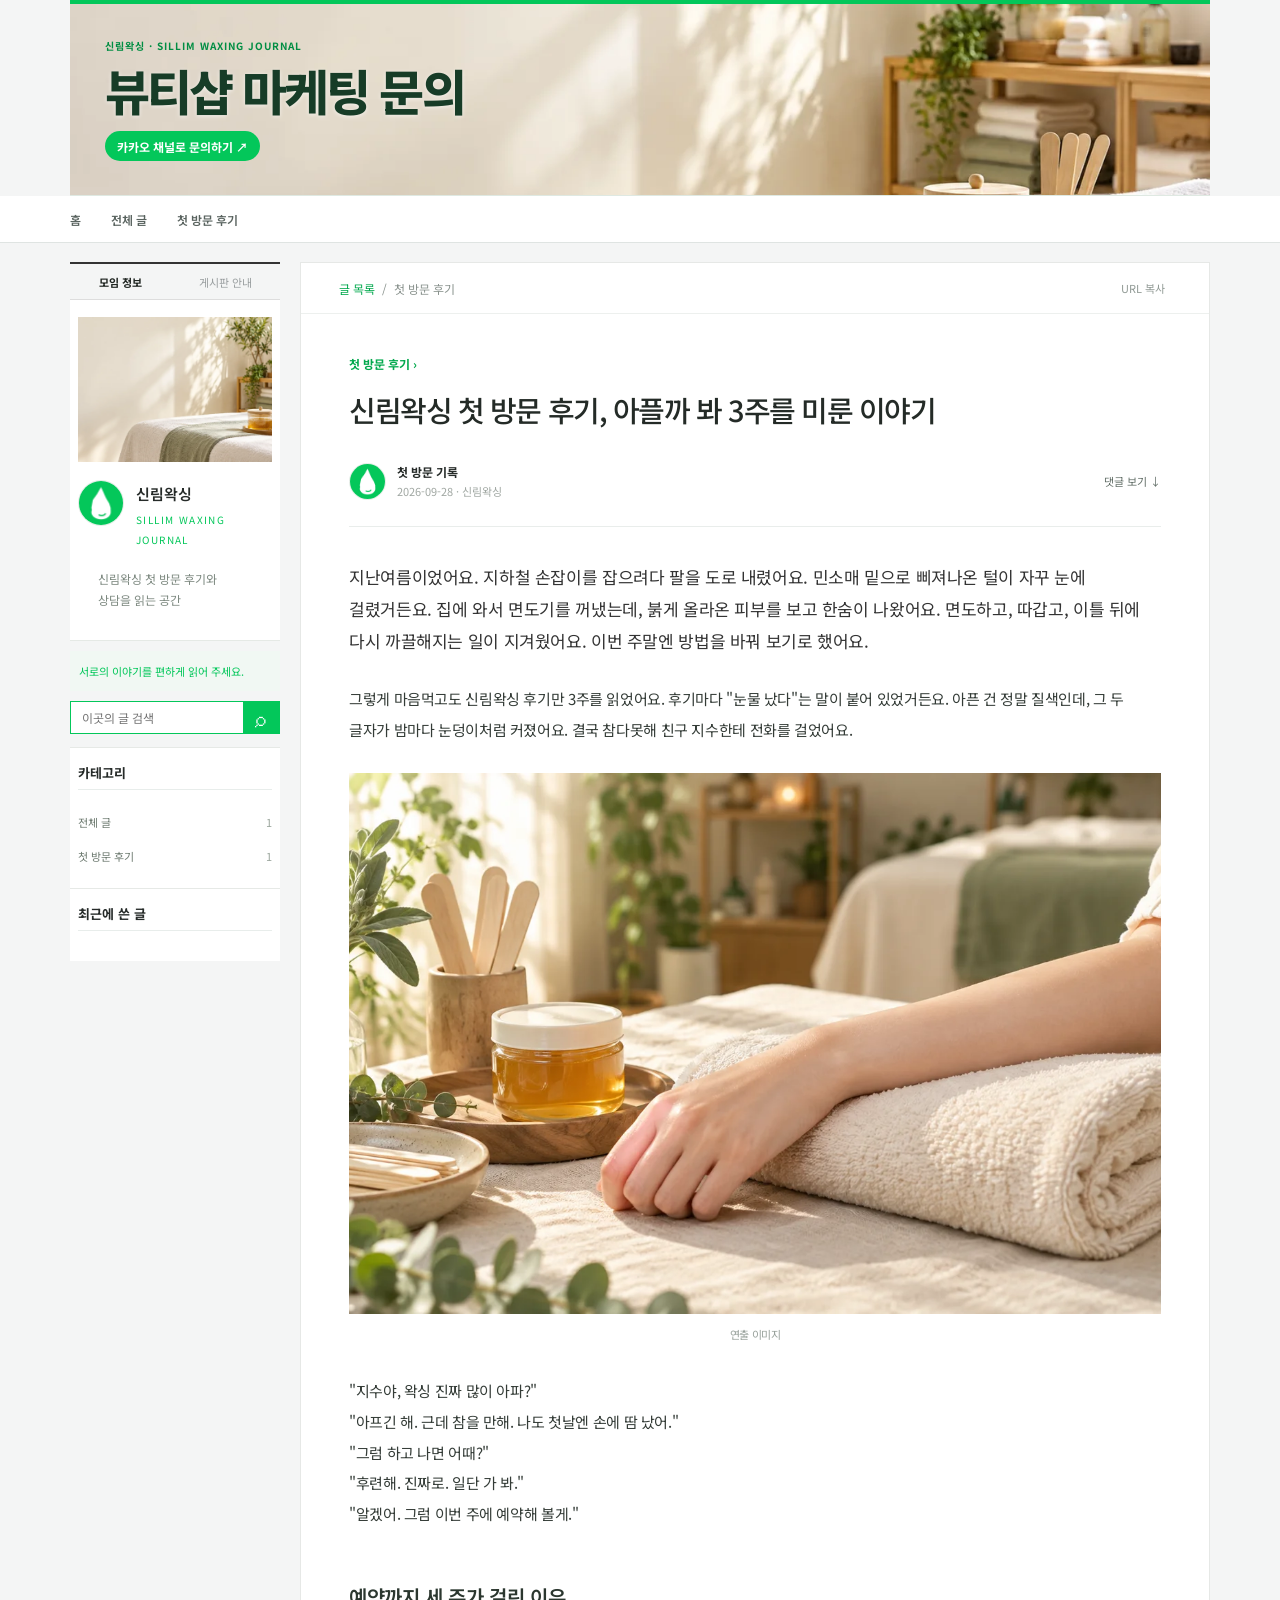
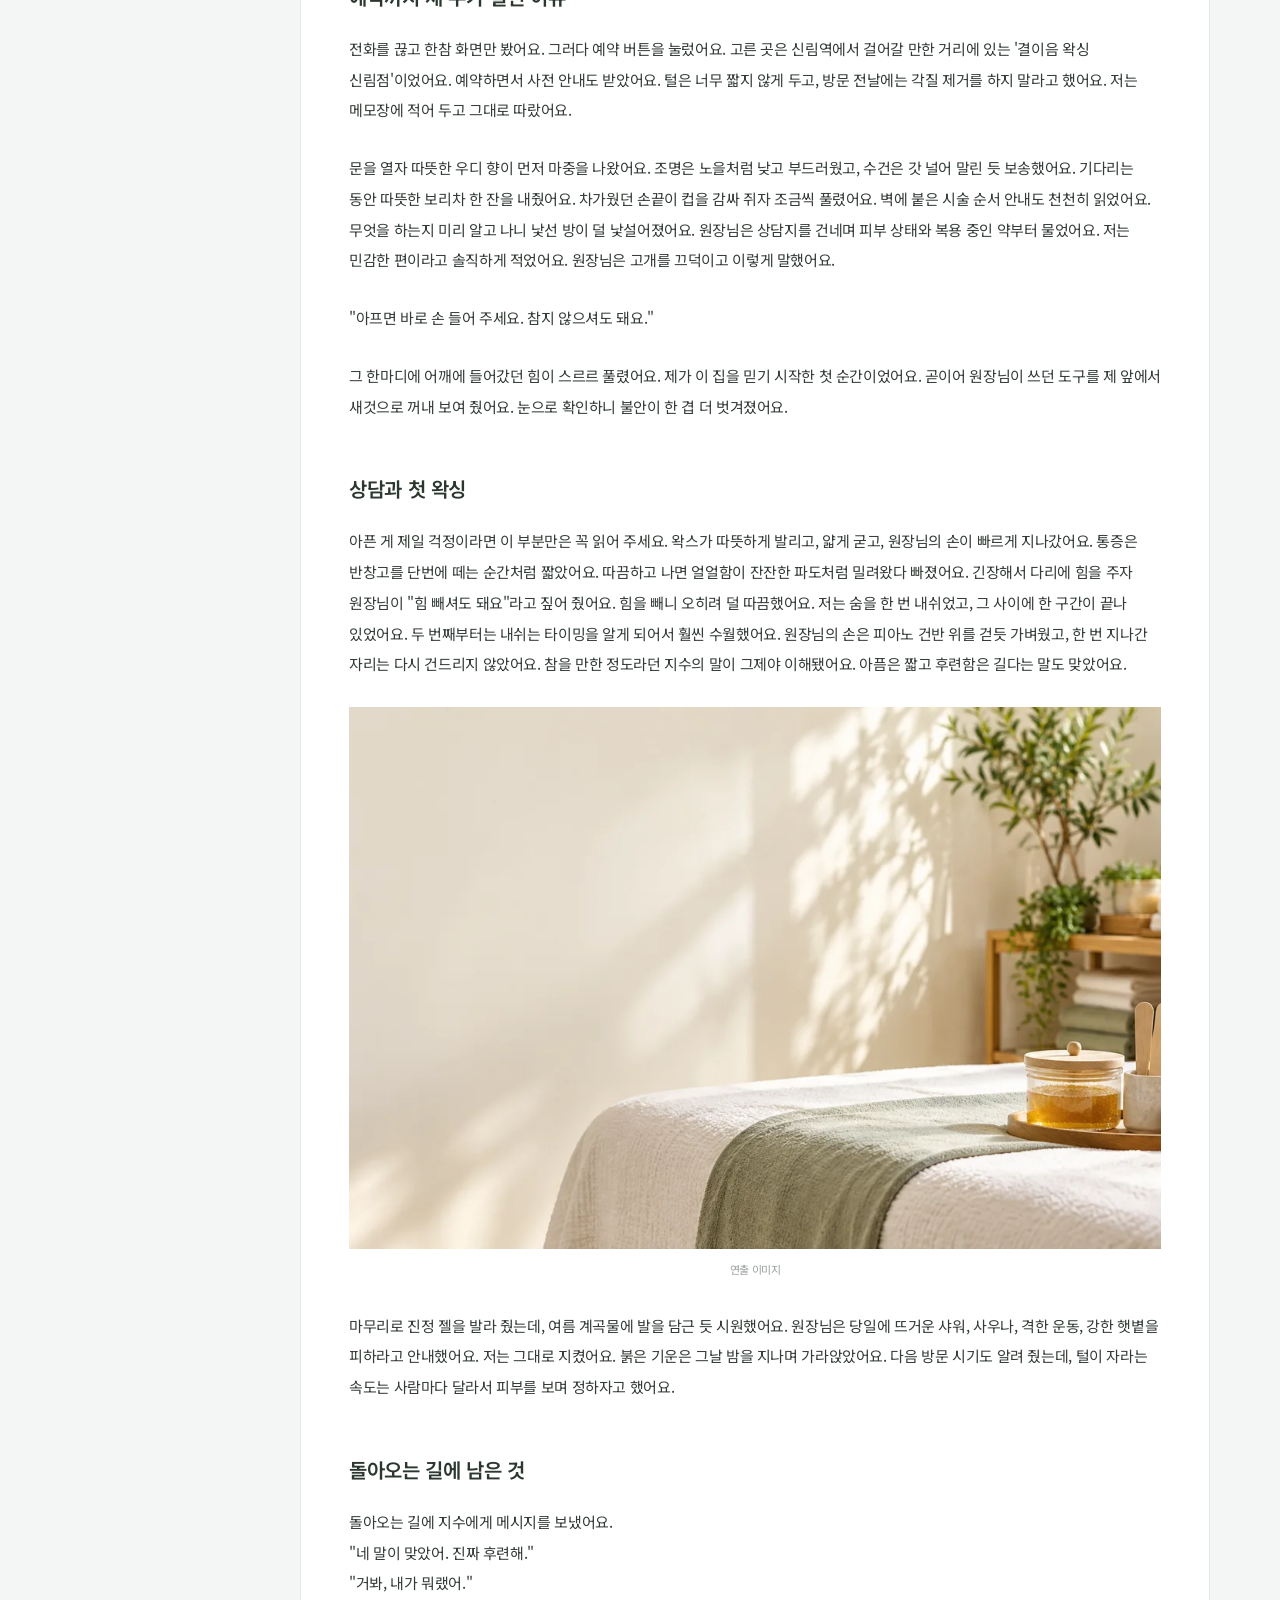
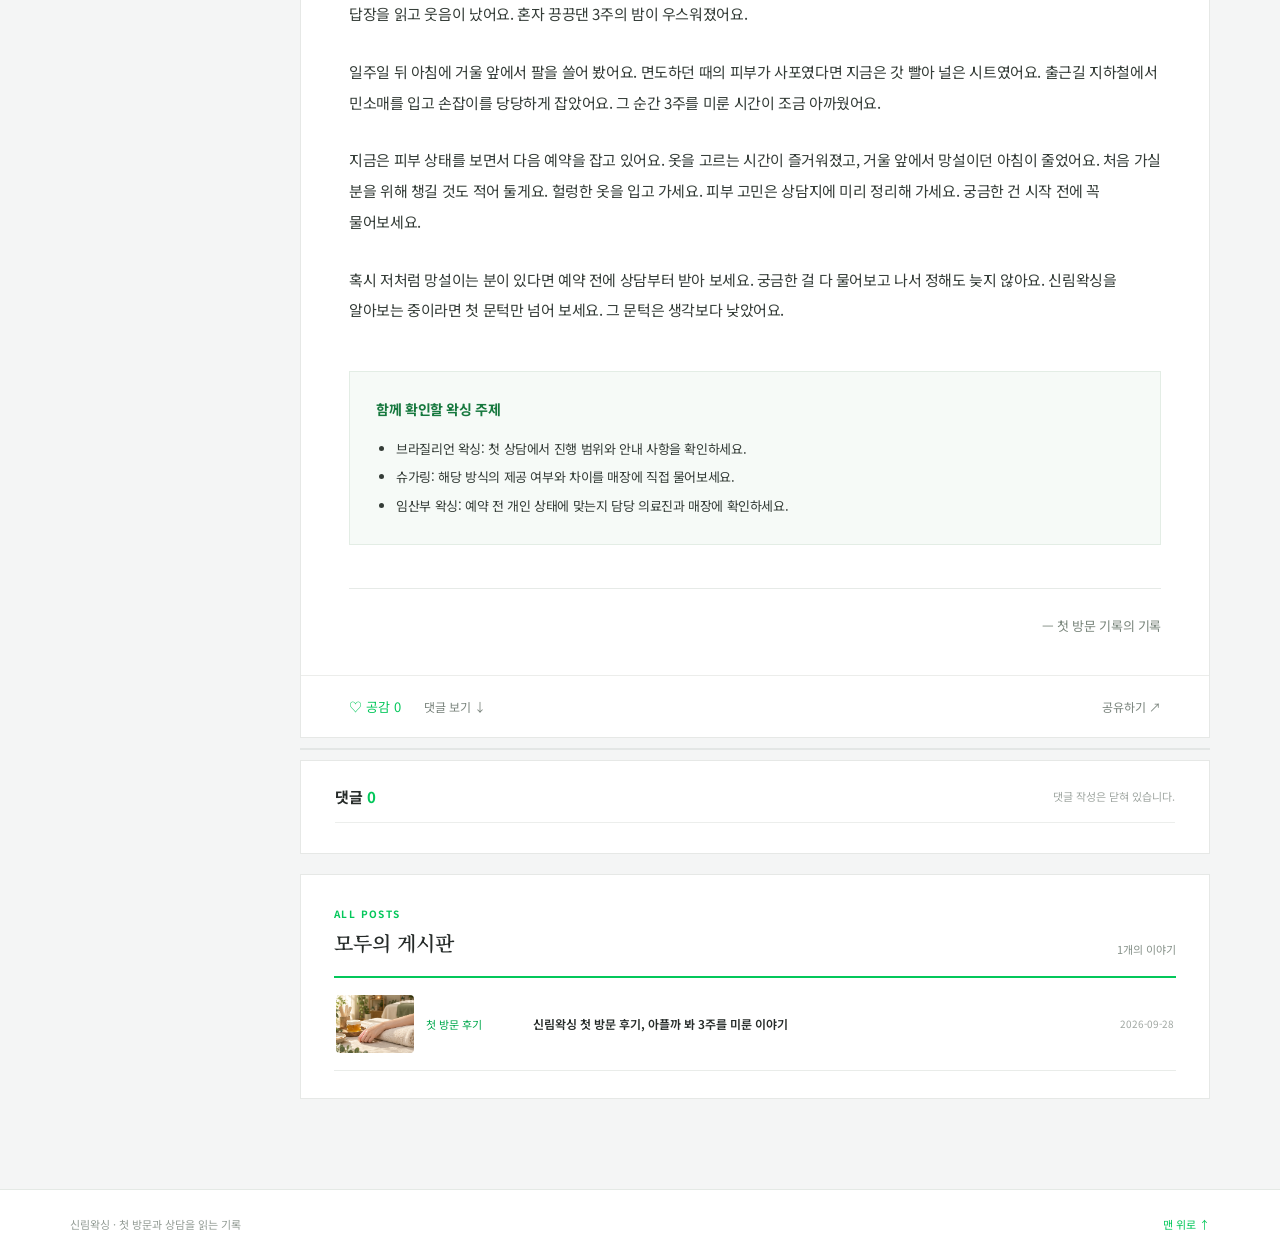
<file: index.html>
<!doctype html><html lang="ko"><head><meta charset="utf-8"><meta name="viewport" content="width=device-width,initial-scale=1"><meta name="description" content="신림 왁싱 후기, 첫 방문 통증과 관리 경험부터 브라질리언·슈가링·임산부 왁싱 상담 전 확인할 점까지 정리했습니다."><meta name="theme-color" content="#03c75a"><meta name="application-name" content="신림왁싱"><meta property="og:type" content="website"><meta property="og:site_name" content="신림왁싱"><meta property="og:title" content="신림왁싱 | 첫 방문 후기 · 브라질리언·슈가링·임산부 상담"><meta property="og:description" content="신림 왁싱 후기, 첫 방문 통증과 관리 경험부터 브라질리언·슈가링·임산부 왁싱 상담 전 확인할 점까지 정리했습니다."><meta property="og:image" content="https://sillimwaxing.pages.dev/assets/images/waxing-thumbnail.webp"><meta name="twitter:card" content="summary_large_image"><link rel="alternate" type="application/rss+xml" title="신림왁싱 RSS" href="https://sillimwaxing.pages.dev/rss.xml"><link rel="canonical" href="https://sillimwaxing.pages.dev/"><title>신림왁싱 | 첫 방문 후기 · 브라질리언·슈가링·임산부 상담</title><link rel="icon" type="image/x-icon" href="https://sillimwaxing.pages.dev/favicon.ico"><link rel="icon" type="image/svg+xml" href="https://sillimwaxing.pages.dev/favicon.svg"><link rel="apple-touch-icon" href="https://sillimwaxing.pages.dev/apple-touch-icon.png"><link rel="stylesheet" href="/assets/style.css"><script type="application/ld+json">{"@context": "https://schema.org", "@type": "WebSite", "name": "신림왁싱", "url": "https://sillimwaxing.pages.dev/"}</script><script defer src="/assets/app.js"></script></head><body class="community" style="--ink:#03c75a;--paper:#f1f8f3;--accent:#03c75a"><a class="skip" href="#main">본문으로 건너뛰기</a><header class="cafe-banner"><img class="cafe-banner-photo" src="/assets/images/banner.webp" alt="" width="1300" height="600"><a class="banner-cta" href="https://pf.kakao.com/_QqyKn" aria-label="뷰티샵 마케팅 문의 — 카카오 채널로 이동"><span class="cafe-kicker">신림왁싱 · SILLIM WAXING JOURNAL</span><strong class="banner-cta-title">뷰티샵 마케팅 문의</strong><span class="banner-cta-action">카카오 채널로 문의하기 ↗</span></a></header><nav class="main-nav" aria-label="카테고리"><div class="nav-inner"><a href="/">홈</a><a href="/#archive">전체 글</a><a href="/?category=%EC%B2%AB%20%EB%B0%A9%EB%AC%B8%20%ED%9B%84%EA%B8%B0#archive">첫 방문 후기</a></div></nav><main id="main" class="cafe-layout"><aside class="cafe-aside" aria-label="모임 및 게시판"><div class="cafe-tabs"><b>모임 정보</b><span>게시판 안내</span></div><section class="profile-panel"><img class="profile-photo" src="/assets/images/banner.webp" alt="왁싱 공간 연출 사진" width="280" height="145"><img class="profile-avatar profile-avatar-img" src="/assets/images/profile.webp" alt="" width="70" height="70"><h2>신림왁싱</h2><span class="profile-label">SILLIM WAXING JOURNAL</span><p>신림왁싱 첫 방문 후기와 상담을 읽는 공간</p><a class="profile-link" href="/#archive">전체 글 살펴보기 →</a></section><div class="join-note">서로의 이야기를 편하게 읽어 주세요.</div><form class="site-search" action="/" method="get" role="search"><label class="sr-only" for="q">글 검색</label><input id="q" name="q" type="search" placeholder="이곳의 글 검색"><button aria-label="검색" type="submit">⌕</button></form><section class="widget"><h2>카테고리</h2><a class="widget-link" href="/#archive">전체 글 <span>1</span></a><a class="widget-link" href="/?category=%EC%B2%AB%20%EB%B0%A9%EB%AC%B8%20%ED%9B%84%EA%B8%B0#archive">첫 방문 후기 <span>1</span></a></section><section class="widget"><h2>최근에 쓴 글</h2><ol class="recent-list"></ol></section></aside><div class="main-column"><article class="post-card" data-post="sillim-waxing-first-visit"><div class="post-toolbar"><a href="/#archive">글 목록</a><span> / </span><span>첫 방문 후기</span><button type="button" class="copy-link">URL 복사</button></div><div class="post-heading"><a class="post-category" href="/?category=%EC%B2%AB%20%EB%B0%A9%EB%AC%B8%20%ED%9B%84%EA%B8%B0#archive">첫 방문 후기 ›</a><h1>신림왁싱 첫 방문 후기, 아플까 봐 3주를 미룬 이야기</h1><div class="byline"><img class="author-avatar author-avatar-img" src="/assets/images/profile.webp" alt="" width="37" height="37"><div><strong>첫 방문 기록</strong><time datetime="2026-09-28">2026-09-28 · 신림왁싱</time></div><a class="byline-comments" href="#comments">댓글 보기 ↓</a></div></div><div class="post-content"><p>지난여름이었어요. 지하철 손잡이를 잡으려다 팔을 도로 내렸어요. 민소매 밑으로 삐져나온 털이 자꾸 눈에 걸렸거든요. 집에 와서 면도기를 꺼냈는데, 붉게 올라온 피부를 보고 한숨이 나왔어요. 면도하고, 따갑고, 이틀 뒤에 다시 까끌해지는 일이 지겨웠어요. 이번 주말엔 방법을 바꿔 보기로 했어요.</p><p>그렇게 마음먹고도 신림왁싱 후기만 3주를 읽었어요. 후기마다 &quot;눈물 났다&quot;는 말이 붙어 있었거든요. 아픈 건 정말 질색인데, 그 두 글자가 밤마다 눈덩이처럼 커졌어요. 결국 참다못해 친구 지수한테 전화를 걸었어요.</p><figure><img class="post-photo" src="/assets/images/waxing-thumbnail.webp" alt="첫 방문 후기 글을 위한 연출 사진" loading="lazy" width="1200" height="800"><figcaption>연출 이미지</figcaption></figure><p>&quot;지수야, 왁싱 진짜 많이 아파?&quot;<br>&quot;아프긴 해. 근데 참을 만해. 나도 첫날엔 손에 땀 났어.&quot;<br>&quot;그럼 하고 나면 어때?&quot;<br>&quot;후련해. 진짜로. 일단 가 봐.&quot;<br>&quot;알겠어. 그럼 이번 주에 예약해 볼게.&quot;</p><h2>예약까지 세 주가 걸린 이유</h2><p>전화를 끊고 한참 화면만 봤어요. 그러다 예약 버튼을 눌렀어요. 고른 곳은 신림역에서 걸어갈 만한 거리에 있는 &#x27;결이음 왁싱 신림점&#x27;이었어요. 예약하면서 사전 안내도 받았어요. 털은 너무 짧지 않게 두고, 방문 전날에는 각질 제거를 하지 말라고 했어요. 저는 메모장에 적어 두고 그대로 따랐어요.</p><p>문을 열자 따뜻한 우디 향이 먼저 마중을 나왔어요. 조명은 노을처럼 낮고 부드러웠고, 수건은 갓 널어 말린 듯 보송했어요. 기다리는 동안 따뜻한 보리차 한 잔을 내줬어요. 차가웠던 손끝이 컵을 감싸 쥐자 조금씩 풀렸어요. 벽에 붙은 시술 순서 안내도 천천히 읽었어요. 무엇을 하는지 미리 알고 나니 낯선 방이 덜 낯설어졌어요. 원장님은 상담지를 건네며 피부 상태와 복용 중인 약부터 물었어요. 저는 민감한 편이라고 솔직하게 적었어요. 원장님은 고개를 끄덕이고 이렇게 말했어요.</p><p>&quot;아프면 바로 손 들어 주세요. 참지 않으셔도 돼요.&quot;</p><p>그 한마디에 어깨에 들어갔던 힘이 스르르 풀렸어요. 제가 이 집을 믿기 시작한 첫 순간이었어요. 곧이어 원장님이 쓰던 도구를 제 앞에서 새것으로 꺼내 보여 줬어요. 눈으로 확인하니 불안이 한 겹 더 벗겨졌어요.</p><h2>상담과 첫 왁싱</h2><p>아픈 게 제일 걱정이라면 이 부분만은 꼭 읽어 주세요. 왁스가 따뜻하게 발리고, 얇게 굳고, 원장님의 손이 빠르게 지나갔어요. 통증은 반창고를 단번에 떼는 순간처럼 짧았어요. 따끔하고 나면 얼얼함이 잔잔한 파도처럼 밀려왔다 빠졌어요. 긴장해서 다리에 힘을 주자 원장님이 &quot;힘 빼셔도 돼요&quot;라고 짚어 줬어요. 힘을 빼니 오히려 덜 따끔했어요. 저는 숨을 한 번 내쉬었고, 그 사이에 한 구간이 끝나 있었어요. 두 번째부터는 내쉬는 타이밍을 알게 되어서 훨씬 수월했어요. 원장님의 손은 피아노 건반 위를 걷듯 가벼웠고, 한 번 지나간 자리는 다시 건드리지 않았어요. 참을 만한 정도라던 지수의 말이 그제야 이해됐어요. 아픔은 짧고 후련함은 길다는 말도 맞았어요.</p><figure><img class="post-photo" src="/assets/images/waxing-room.webp" alt="첫 방문 후기 글을 위한 연출 사진" loading="lazy" width="1200" height="800"><figcaption>연출 이미지</figcaption></figure><p>마무리로 진정 젤을 발라 줬는데, 여름 계곡물에 발을 담근 듯 시원했어요. 원장님은 당일에 뜨거운 샤워, 사우나, 격한 운동, 강한 햇볕을 피하라고 안내했어요. 저는 그대로 지켰어요. 붉은 기운은 그날 밤을 지나며 가라앉았어요. 다음 방문 시기도 알려 줬는데, 털이 자라는 속도는 사람마다 달라서 피부를 보며 정하자고 했어요.</p><h2>돌아오는 길에 남은 것</h2><p>돌아오는 길에 지수에게 메시지를 보냈어요.<br>&quot;네 말이 맞았어. 진짜 후련해.&quot;<br>&quot;거봐, 내가 뭐랬어.&quot;<br>답장을 읽고 웃음이 났어요. 혼자 끙끙댄 3주의 밤이 우스워졌어요.</p><p>일주일 뒤 아침에 거울 앞에서 팔을 쓸어 봤어요. 면도하던 때의 피부가 사포였다면 지금은 갓 빨아 널은 시트였어요. 출근길 지하철에서 민소매를 입고 손잡이를 당당하게 잡았어요. 그 순간 3주를 미룬 시간이 조금 아까웠어요.</p><p>지금은 피부 상태를 보면서 다음 예약을 잡고 있어요. 옷을 고르는 시간이 즐거워졌고, 거울 앞에서 망설이던 아침이 줄었어요. 처음 가실 분을 위해 챙길 것도 적어 둘게요. 헐렁한 옷을 입고 가세요. 피부 고민은 상담지에 미리 정리해 가세요. 궁금한 건 시작 전에 꼭 물어보세요.</p><p>혹시 저처럼 망설이는 분이 있다면 예약 전에 상담부터 받아 보세요. 궁금한 걸 다 물어보고 나서 정해도 늦지 않아요. 신림왁싱을 알아보는 중이라면 첫 문턱만 넘어 보세요. 그 문턱은 생각보다 낮았어요.</p><div class="editor-summary"><strong>함께 확인할 왁싱 주제</strong><ul><li>브라질리언 왁싱: 첫 상담에서 진행 범위와 안내 사항을 확인하세요.</li><li>슈가링: 해당 방식의 제공 여부와 차이를 매장에 직접 물어보세요.</li><li>임산부 왁싱: 예약 전 개인 상태에 맞는지 담당 의료진과 매장에 확인하세요.</li></ul></div><div class="post-signoff">— 첫 방문 기록의 기록</div></div><div class="post-actions"><button class="like-button" type="button" aria-pressed="false">♡ 공감 <span class="like-count">0</span></button><a href="#comments">댓글 보기 ↓</a><button class="copy-link" type="button">공유하기 ↗</button></div></article><div class="post-neighbors"></div><section class="comments" id="comments"><div class="comments-title"><h2>댓글 <span>0</span></h2><span>댓글 작성은 닫혀 있습니다.</span></div><div class="comment-list"></div></section><section class="archive" id="archive"><div class="archive-heading"><div><span>ALL POSTS</span><h2>모두의 게시판</h2></div><strong>1개의 이야기</strong></div><ul class="archive-list"><li class="archive-row" data-category="첫 방문 후기" data-search="신림왁싱 첫 방문 후기, 아플까 봐 3주를 미룬 이야기 신림왁싱 첫 방문을 앞두고 통증이 걱정돼 3주를 망설인 이야기. 예약부터 상담, 시술 중 느낌과 이후 관리까지 기록했습니다. 첫 방문 후기"><a class="archive-thumb" href="/blog/sillim-waxing-first-visit/" aria-label="신림왁싱 첫 방문 후기, 아플까 봐 3주를 미룬 이야기"><img src="/assets/images/waxing-thumbnail.webp" alt="" loading="lazy" width="100" height="68"></a><span class="archive-category">첫 방문 후기</span><a href="/blog/sillim-waxing-first-visit/">신림왁싱 첫 방문 후기, 아플까 봐 3주를 미룬 이야기</a><time datetime="2026-09-28">2026-09-28</time></li></ul><p class="archive-empty" hidden>해당하는 글이 없습니다.</p></section></div></main><footer class="footer"><span>신림왁싱 · 첫 방문과 상담을 읽는 기록</span><a href="/">맨 위로 ↑</a></footer></body></html>
</file>
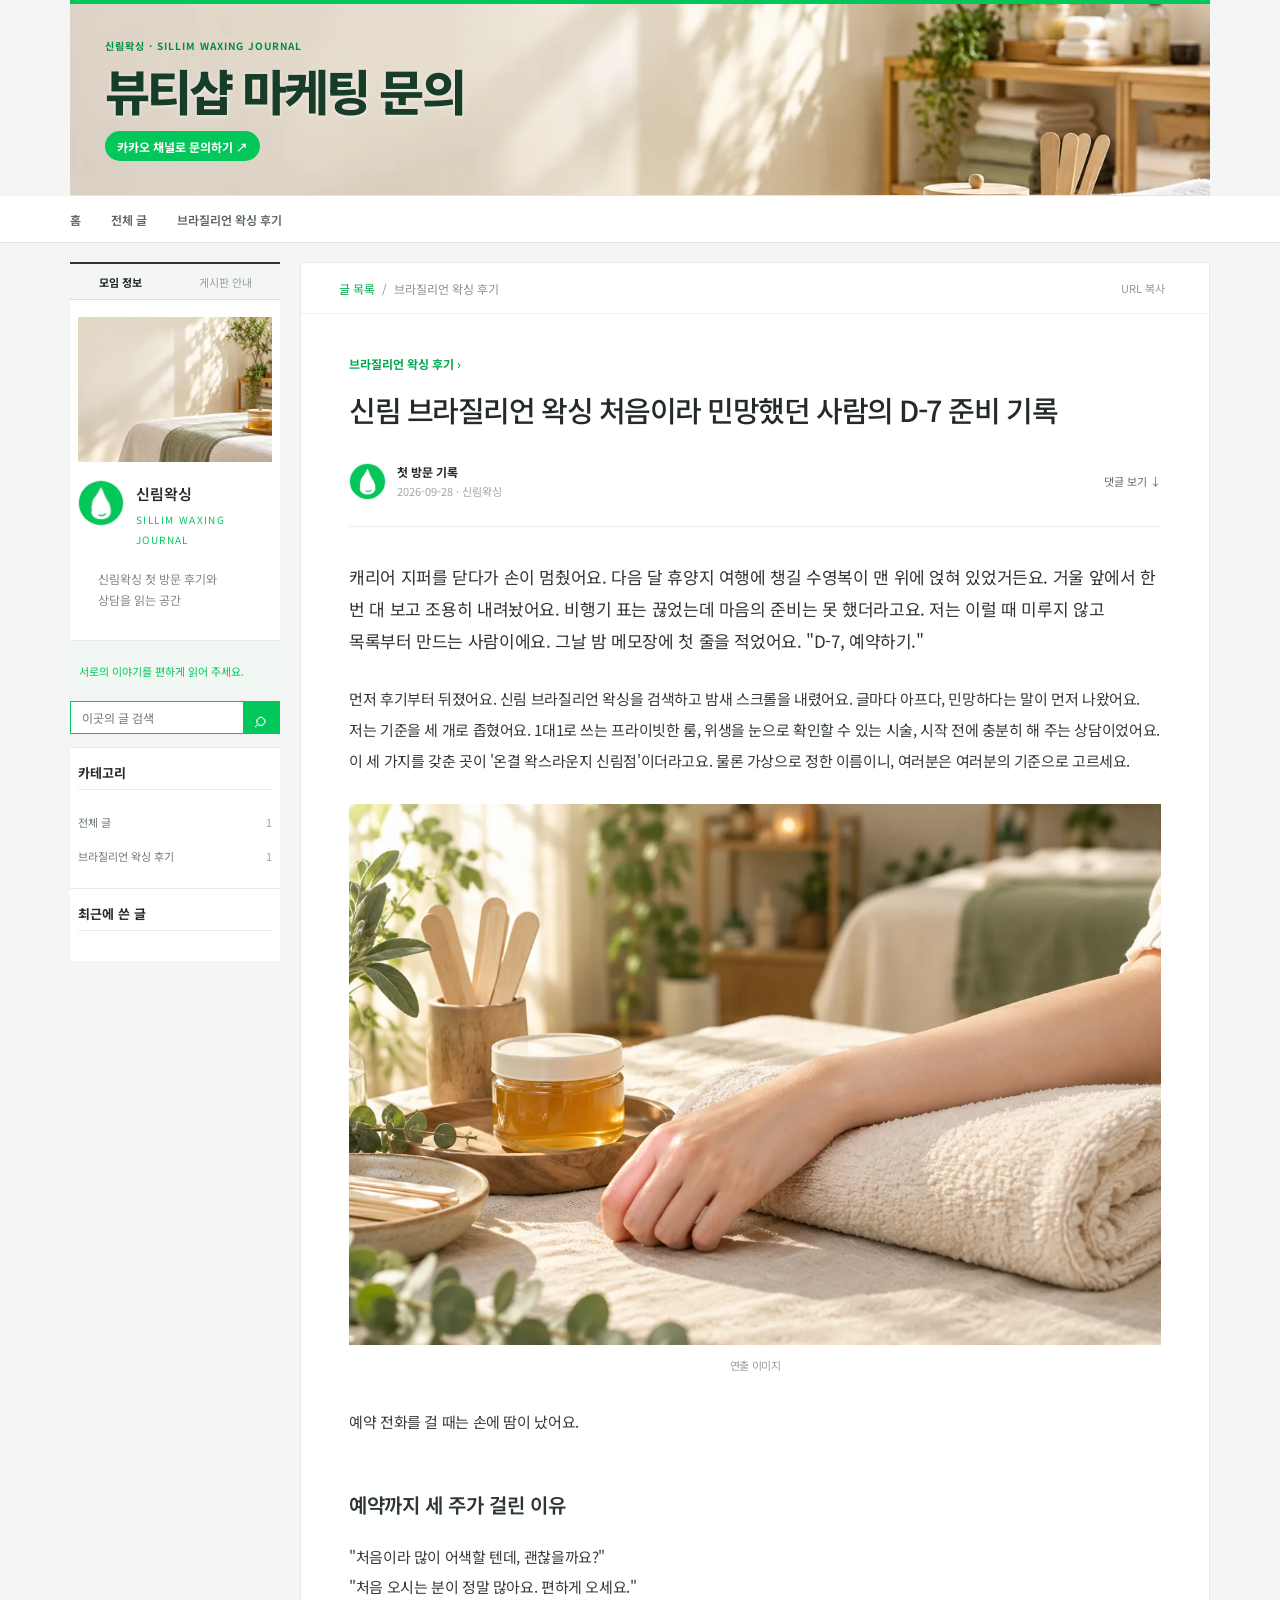
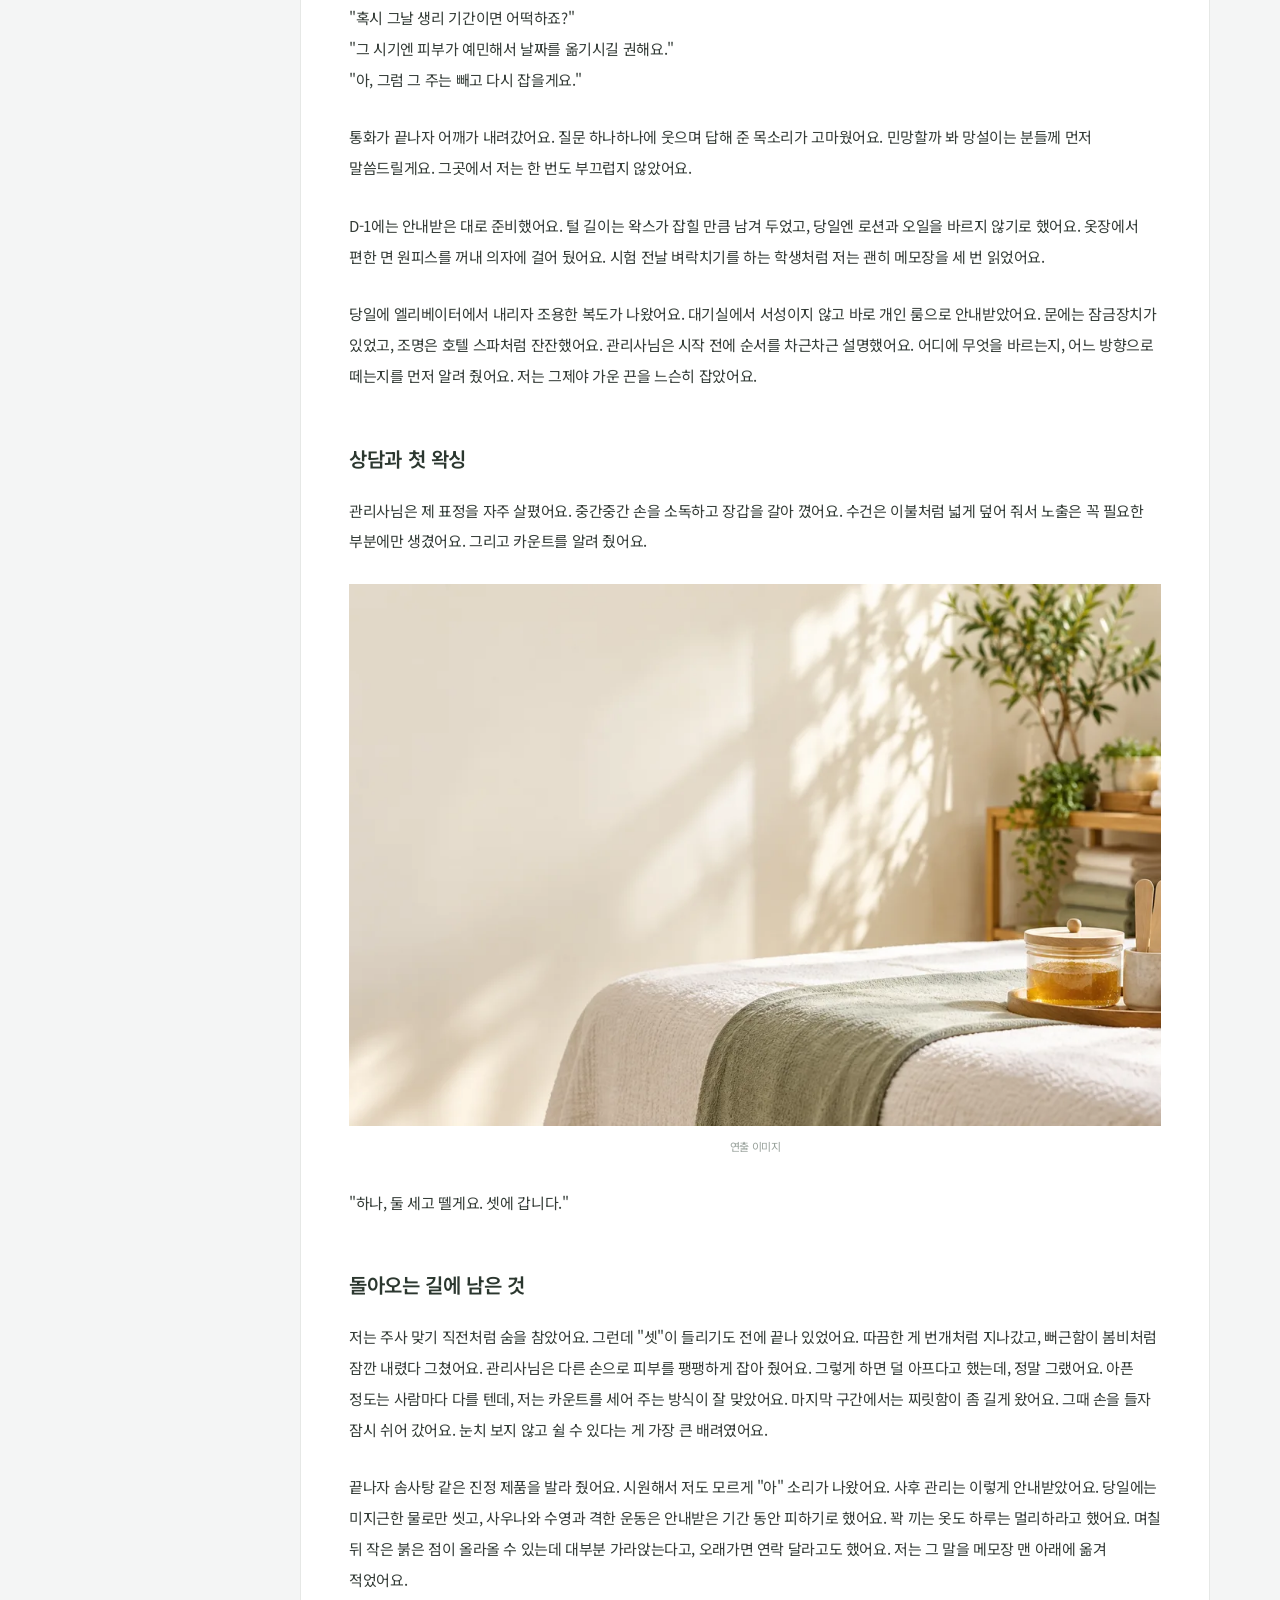
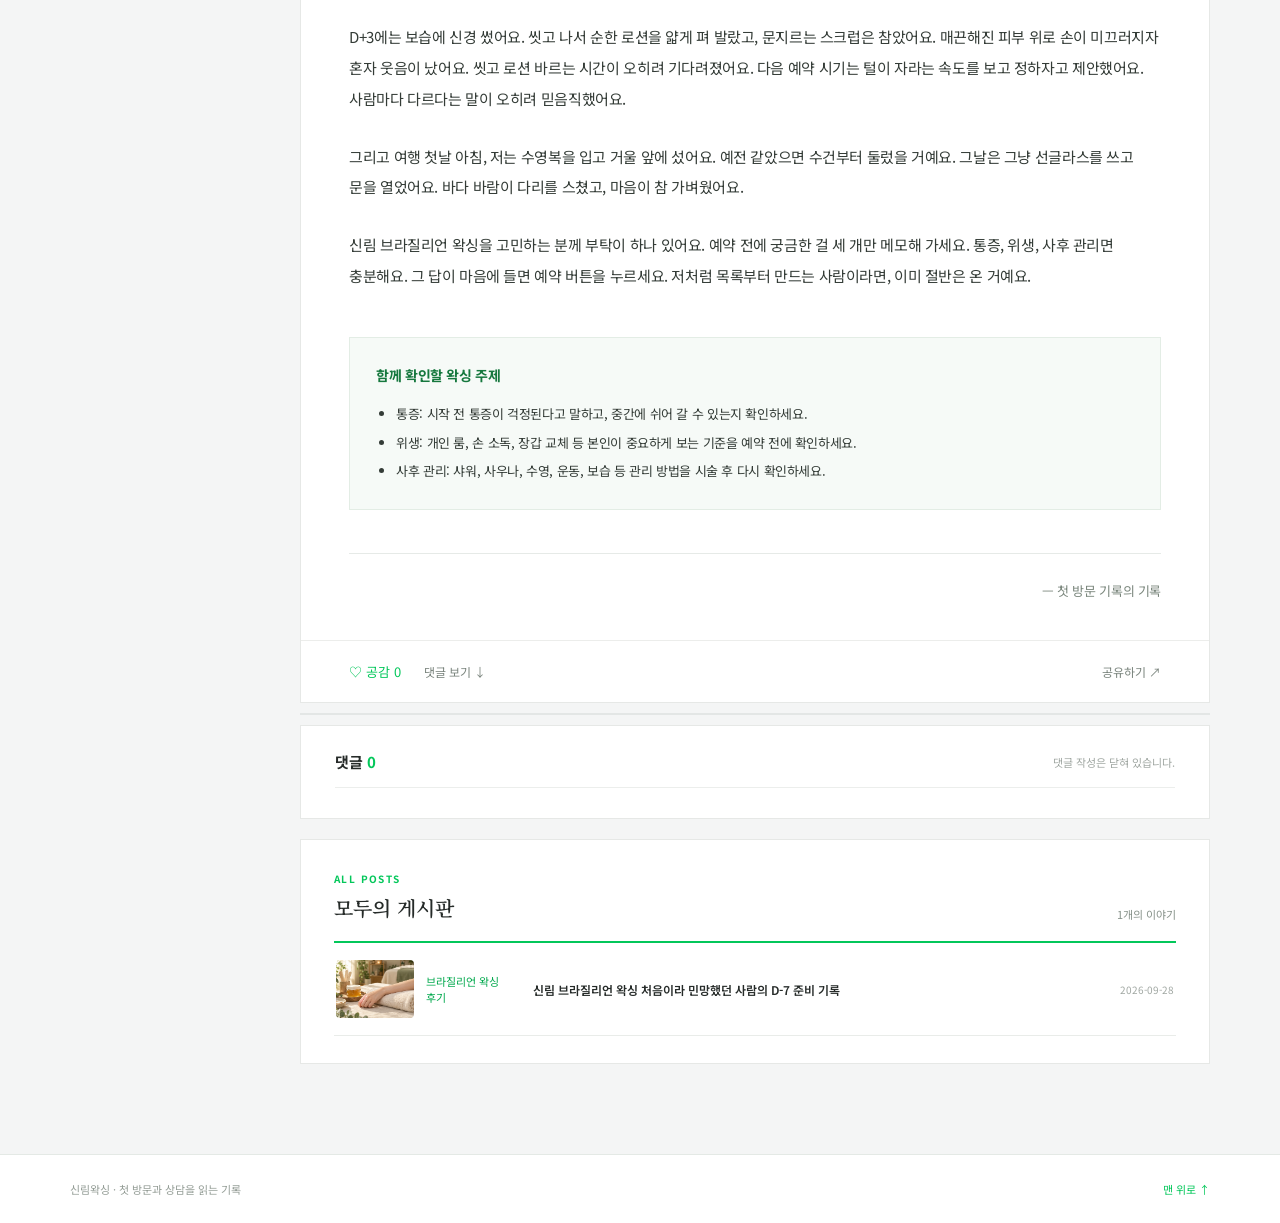
<file: blog/sillim-waxing-first-visit/index.html>
<!doctype html><html lang="ko"><head><meta charset="utf-8"><meta name="viewport" content="width=device-width,initial-scale=1"><meta name="description" content="신림 브라질리언 왁싱 첫 방문 D-7 준비부터 통증, 위생, 사후 관리까지 직접 겪은 과정을 기록했습니다."><meta name="theme-color" content="#03c75a"><meta name="application-name" content="신림왁싱"><meta property="og:type" content="article"><meta property="og:site_name" content="신림왁싱"><meta property="og:title" content="신림 브라질리언 왁싱 처음이라 민망했던 사람의 D-7 준비 기록"><meta property="og:description" content="신림 브라질리언 왁싱 첫 방문 D-7 준비부터 통증, 위생, 사후 관리까지 직접 겪은 과정을 기록했습니다."><meta property="og:image" content="https://sillimwaxing.pages.dev/assets/images/waxing-thumbnail.webp"><meta name="twitter:card" content="summary_large_image"><link rel="alternate" type="application/rss+xml" title="신림왁싱 RSS" href="https://sillimwaxing.pages.dev/rss.xml"><link rel="canonical" href="https://sillimwaxing.pages.dev/blog/sillim-waxing-first-visit/"><title>신림 브라질리언 왁싱 처음이라 민망했던 사람의 D-7 준비 기록</title><link rel="icon" type="image/x-icon" href="https://sillimwaxing.pages.dev/favicon.ico"><link rel="icon" type="image/svg+xml" href="https://sillimwaxing.pages.dev/favicon.svg"><link rel="apple-touch-icon" href="https://sillimwaxing.pages.dev/apple-touch-icon.png"><link rel="stylesheet" href="/assets/style.css"><script type="application/ld+json">{"@context": "https://schema.org", "@type": "WebSite", "name": "신림왁싱", "url": "https://sillimwaxing.pages.dev/"}</script><script defer src="/assets/app.js"></script></head><body class="community" style="--ink:#03c75a;--paper:#f1f8f3;--accent:#03c75a"><a class="skip" href="#main">본문으로 건너뛰기</a><header class="cafe-banner"><img class="cafe-banner-photo" src="/assets/images/banner.webp" alt="" width="1300" height="600"><a class="banner-cta" href="https://pf.kakao.com/_QqyKn" aria-label="뷰티샵 마케팅 문의 — 카카오 채널로 이동"><span class="cafe-kicker">신림왁싱 · SILLIM WAXING JOURNAL</span><strong class="banner-cta-title">뷰티샵 마케팅 문의</strong><span class="banner-cta-action">카카오 채널로 문의하기 ↗</span></a></header><nav class="main-nav" aria-label="카테고리"><div class="nav-inner"><a href="/">홈</a><a href="/#archive">전체 글</a><a href="/?category=%EB%B8%8C%EB%9D%BC%EC%A7%88%EB%A6%AC%EC%96%B8%20%EC%99%81%EC%8B%B1%20%ED%9B%84%EA%B8%B0#archive">브라질리언 왁싱 후기</a></div></nav><main id="main" class="cafe-layout"><aside class="cafe-aside" aria-label="모임 및 게시판"><div class="cafe-tabs"><b>모임 정보</b><span>게시판 안내</span></div><section class="profile-panel"><img class="profile-photo" src="/assets/images/banner.webp" alt="왁싱 공간 연출 사진" width="280" height="145"><img class="profile-avatar profile-avatar-img" src="/assets/images/profile.webp" alt="" width="70" height="70"><h2>신림왁싱</h2><span class="profile-label">SILLIM WAXING JOURNAL</span><p>신림왁싱 첫 방문 후기와 상담을 읽는 공간</p><a class="profile-link" href="/#archive">전체 글 살펴보기 →</a></section><div class="join-note">서로의 이야기를 편하게 읽어 주세요.</div><form class="site-search" action="/" method="get" role="search"><label class="sr-only" for="q">글 검색</label><input id="q" name="q" type="search" placeholder="이곳의 글 검색"><button aria-label="검색" type="submit">⌕</button></form><section class="widget"><h2>카테고리</h2><a class="widget-link" href="/#archive">전체 글 <span>1</span></a><a class="widget-link" href="/?category=%EB%B8%8C%EB%9D%BC%EC%A7%88%EB%A6%AC%EC%96%B8%20%EC%99%81%EC%8B%B1%20%ED%9B%84%EA%B8%B0#archive">브라질리언 왁싱 후기 <span>1</span></a></section><section class="widget"><h2>최근에 쓴 글</h2><ol class="recent-list"></ol></section></aside><div class="main-column"><article class="post-card" data-post="sillim-waxing-first-visit"><div class="post-toolbar"><a href="/#archive">글 목록</a><span> / </span><span>브라질리언 왁싱 후기</span><button type="button" class="copy-link">URL 복사</button></div><div class="post-heading"><a class="post-category" href="/?category=%EB%B8%8C%EB%9D%BC%EC%A7%88%EB%A6%AC%EC%96%B8%20%EC%99%81%EC%8B%B1%20%ED%9B%84%EA%B8%B0#archive">브라질리언 왁싱 후기 ›</a><h1>신림 브라질리언 왁싱 처음이라 민망했던 사람의 D-7 준비 기록</h1><div class="byline"><img class="author-avatar author-avatar-img" src="/assets/images/profile.webp" alt="" width="37" height="37"><div><strong>첫 방문 기록</strong><time datetime="2026-09-28">2026-09-28 · 신림왁싱</time></div><a class="byline-comments" href="#comments">댓글 보기 ↓</a></div></div><div class="post-content"><p>캐리어 지퍼를 닫다가 손이 멈췄어요. 다음 달 휴양지 여행에 챙길 수영복이 맨 위에 얹혀 있었거든요. 거울 앞에서 한 번 대 보고 조용히 내려놨어요. 비행기 표는 끊었는데 마음의 준비는 못 했더라고요. 저는 이럴 때 미루지 않고 목록부터 만드는 사람이에요. 그날 밤 메모장에 첫 줄을 적었어요. &quot;D-7, 예약하기.&quot;</p><p>먼저 후기부터 뒤졌어요. 신림 브라질리언 왁싱을 검색하고 밤새 스크롤을 내렸어요. 글마다 아프다, 민망하다는 말이 먼저 나왔어요. 저는 기준을 세 개로 좁혔어요. 1대1로 쓰는 프라이빗한 룸, 위생을 눈으로 확인할 수 있는 시술, 시작 전에 충분히 해 주는 상담이었어요. 이 세 가지를 갖춘 곳이 &#x27;온결 왁스라운지 신림점&#x27;이더라고요. 물론 가상으로 정한 이름이니, 여러분은 여러분의 기준으로 고르세요.</p><figure><img class="post-photo" src="/assets/images/waxing-thumbnail.webp" alt="브라질리언 왁싱 후기 글을 위한 연출 사진" loading="lazy" width="1200" height="800"><figcaption>연출 이미지</figcaption></figure><p>예약 전화를 걸 때는 손에 땀이 났어요.</p><h2>예약까지 세 주가 걸린 이유</h2><p>&quot;처음이라 많이 어색할 텐데, 괜찮을까요?&quot;<br>&quot;처음 오시는 분이 정말 많아요. 편하게 오세요.&quot;<br>&quot;혹시 그날 생리 기간이면 어떡하죠?&quot;<br>&quot;그 시기엔 피부가 예민해서 날짜를 옮기시길 권해요.&quot;<br>&quot;아, 그럼 그 주는 빼고 다시 잡을게요.&quot;</p><p>통화가 끝나자 어깨가 내려갔어요. 질문 하나하나에 웃으며 답해 준 목소리가 고마웠어요. 민망할까 봐 망설이는 분들께 먼저 말씀드릴게요. 그곳에서 저는 한 번도 부끄럽지 않았어요.</p><p>D-1에는 안내받은 대로 준비했어요. 털 길이는 왁스가 잡힐 만큼 남겨 두었고, 당일엔 로션과 오일을 바르지 않기로 했어요. 옷장에서 편한 면 원피스를 꺼내 의자에 걸어 뒀어요. 시험 전날 벼락치기를 하는 학생처럼 저는 괜히 메모장을 세 번 읽었어요.</p><p>당일에 엘리베이터에서 내리자 조용한 복도가 나왔어요. 대기실에서 서성이지 않고 바로 개인 룸으로 안내받았어요. 문에는 잠금장치가 있었고, 조명은 호텔 스파처럼 잔잔했어요. 관리사님은 시작 전에 순서를 차근차근 설명했어요. 어디에 무엇을 바르는지, 어느 방향으로 떼는지를 먼저 알려 줬어요. 저는 그제야 가운 끈을 느슨히 잡았어요.</p><h2>상담과 첫 왁싱</h2><p>관리사님은 제 표정을 자주 살폈어요. 중간중간 손을 소독하고 장갑을 갈아 꼈어요. 수건은 이불처럼 넓게 덮어 줘서 노출은 꼭 필요한 부분에만 생겼어요. 그리고 카운트를 알려 줬어요.</p><figure><img class="post-photo" src="/assets/images/waxing-room.webp" alt="브라질리언 왁싱 후기 글을 위한 연출 사진" loading="lazy" width="1200" height="800"><figcaption>연출 이미지</figcaption></figure><p>&quot;하나, 둘 세고 뗄게요. 셋에 갑니다.&quot;</p><h2>돌아오는 길에 남은 것</h2><p>저는 주사 맞기 직전처럼 숨을 참았어요. 그런데 &quot;셋&quot;이 들리기도 전에 끝나 있었어요. 따끔한 게 번개처럼 지나갔고, 뻐근함이 봄비처럼 잠깐 내렸다 그쳤어요. 관리사님은 다른 손으로 피부를 팽팽하게 잡아 줬어요. 그렇게 하면 덜 아프다고 했는데, 정말 그랬어요. 아픈 정도는 사람마다 다를 텐데, 저는 카운트를 세어 주는 방식이 잘 맞았어요. 마지막 구간에서는 찌릿함이 좀 길게 왔어요. 그때 손을 들자 잠시 쉬어 갔어요. 눈치 보지 않고 쉴 수 있다는 게 가장 큰 배려였어요.</p><p>끝나자 솜사탕 같은 진정 제품을 발라 줬어요. 시원해서 저도 모르게 &quot;아&quot; 소리가 나왔어요. 사후 관리는 이렇게 안내받았어요. 당일에는 미지근한 물로만 씻고, 사우나와 수영과 격한 운동은 안내받은 기간 동안 피하기로 했어요. 꽉 끼는 옷도 하루는 멀리하라고 했어요. 며칠 뒤 작은 붉은 점이 올라올 수 있는데 대부분 가라앉는다고, 오래가면 연락 달라고도 했어요. 저는 그 말을 메모장 맨 아래에 옮겨 적었어요.</p><p>D+3에는 보습에 신경 썼어요. 씻고 나서 순한 로션을 얇게 펴 발랐고, 문지르는 스크럽은 참았어요. 매끈해진 피부 위로 손이 미끄러지자 혼자 웃음이 났어요. 씻고 로션 바르는 시간이 오히려 기다려졌어요. 다음 예약 시기는 털이 자라는 속도를 보고 정하자고 제안했어요. 사람마다 다르다는 말이 오히려 믿음직했어요.</p><p>그리고 여행 첫날 아침, 저는 수영복을 입고 거울 앞에 섰어요. 예전 같았으면 수건부터 둘렀을 거예요. 그날은 그냥 선글라스를 쓰고 문을 열었어요. 바다 바람이 다리를 스쳤고, 마음이 참 가벼웠어요.</p><p>신림 브라질리언 왁싱을 고민하는 분께 부탁이 하나 있어요. 예약 전에 궁금한 걸 세 개만 메모해 가세요. 통증, 위생, 사후 관리면 충분해요. 그 답이 마음에 들면 예약 버튼을 누르세요. 저처럼 목록부터 만드는 사람이라면, 이미 절반은 온 거예요.</p><div class="editor-summary"><strong>함께 확인할 왁싱 주제</strong><ul><li>통증: 시작 전 통증이 걱정된다고 말하고, 중간에 쉬어 갈 수 있는지 확인하세요.</li><li>위생: 개인 룸, 손 소독, 장갑 교체 등 본인이 중요하게 보는 기준을 예약 전에 확인하세요.</li><li>사후 관리: 샤워, 사우나, 수영, 운동, 보습 등 관리 방법을 시술 후 다시 확인하세요.</li></ul></div><div class="post-signoff">— 첫 방문 기록의 기록</div></div><div class="post-actions"><button class="like-button" type="button" aria-pressed="false">♡ 공감 <span class="like-count">0</span></button><a href="#comments">댓글 보기 ↓</a><button class="copy-link" type="button">공유하기 ↗</button></div></article><div class="post-neighbors"></div><section class="comments" id="comments"><div class="comments-title"><h2>댓글 <span>0</span></h2><span>댓글 작성은 닫혀 있습니다.</span></div><div class="comment-list"></div></section><section class="archive" id="archive"><div class="archive-heading"><div><span>ALL POSTS</span><h2>모두의 게시판</h2></div><strong>1개의 이야기</strong></div><ul class="archive-list"><li class="archive-row" data-category="브라질리언 왁싱 후기" data-search="신림 브라질리언 왁싱 처음이라 민망했던 사람의 D-7 준비 기록 신림 브라질리언 왁싱 첫 방문을 앞두고 D-7 예약부터 D-1 준비, 당일 통증과 위생, D+3 사후 관리까지 기록한 후기입니다. 브라질리언 왁싱 후기"><a class="archive-thumb" href="/blog/sillim-waxing-first-visit/" aria-label="신림 브라질리언 왁싱 처음이라 민망했던 사람의 D-7 준비 기록"><img src="/assets/images/waxing-thumbnail.webp" alt="" loading="lazy" width="100" height="68"></a><span class="archive-category">브라질리언 왁싱 후기</span><a href="/blog/sillim-waxing-first-visit/">신림 브라질리언 왁싱 처음이라 민망했던 사람의 D-7 준비 기록</a><time datetime="2026-09-28">2026-09-28</time></li></ul><p class="archive-empty" hidden>해당하는 글이 없습니다.</p></section></div></main><footer class="footer"><span>신림왁싱 · 첫 방문과 상담을 읽는 기록</span><a href="/">맨 위로 ↑</a></footer></body></html>
</file>
<file: assets/style.css>
@import url('https://fonts.googleapis.com/css2?family=Noto+Sans+KR:wght@400;500;600;700&family=Noto+Serif+KR:wght@400;500;600;700&display=swap');
:root{font-family:'Noto Sans KR',system-ui,sans-serif;color:#262b29;background:#f4f5f5;font-size:14px}*{box-sizing:border-box}html{scroll-behavior:smooth}body{margin:0;word-break:keep-all}a{color:inherit;text-decoration:none}button,input,textarea{font:inherit}button{cursor:pointer}a:hover{text-decoration:underline}a:focus-visible,button:focus-visible,input:focus-visible,textarea:focus-visible{outline:2px solid var(--accent);outline-offset:3px}.skip{position:absolute;top:-50px;left:10px;background:#fff;padding:10px;z-index:20}.skip:focus{top:10px}.sr-only{position:absolute;width:1px;height:1px;overflow:hidden;clip:rect(0,0,0,0)}.utility{height:34px;background:#fff;border-bottom:1px solid #eaeded;color:#8b9190;font-size:11px}.utility>div{max-width:1180px;padding:0 20px;height:100%;margin:auto;display:flex;align-items:center;justify-content:flex-end;gap:20px}.blog-header{background:#fff;border-bottom:1px solid #e6e9e8;display:flex;align-items:flex-end;justify-content:space-between;gap:24px;padding:26px max(20px,calc((100vw - 1140px)/2)) 22px}.brand{display:flex;flex-direction:column;align-items:flex-start}.brand-kicker,.cafe-kicker{color:var(--ink);font-size:10px;font-weight:700;letter-spacing:.15em}.brand-name{color:#202a27;font:600 30px/1.4 'Noto Serif KR',serif;letter-spacing:-.05em;margin:7px 0}.brand p{font-size:12px;color:#8a918e;margin:0}.site-search{display:flex;border:1px solid var(--ink);height:38px;background:#fff;max-width:255px;width:100%}.site-search input{min-width:0;width:100%;border:0;background:transparent;padding:0 11px;font-size:12px;outline:none}.site-search button{width:42px;border:0;color:#fff;background:var(--ink);font-size:21px;line-height:1}.main-nav{background:#fff;border-bottom:1px solid #dfe4e2}.nav-inner{max-width:1180px;margin:auto;padding:0 20px;display:flex;gap:30px;white-space:nowrap;overflow-x:auto;scrollbar-width:none}.nav-inner::-webkit-scrollbar{display:none}.nav-inner a{height:46px;display:flex;align-items:center;font-size:12px;color:#59635f;font-weight:600}.nav-inner a:hover{color:var(--ink);text-decoration:none;border-bottom:2px solid var(--ink)}.blog-layout{max-width:1180px;margin:25px auto 75px;padding:0 20px;display:grid;grid-template-columns:minmax(0,1fr) 280px;gap:22px;align-items:start}.main-column{min-width:0}.post-card,.comments,.archive{background:#fff;border:1px solid #e3e6e5}.post-toolbar{padding:16px 38px;border-bottom:1px solid #edf0ee;display:flex;align-items:center;gap:7px;color:#8a938e;font-size:12px}.post-toolbar a{color:var(--ink)}.post-toolbar button{margin-left:auto;border:0;background:none;color:#929b96;font-size:11px}.post-heading{padding:42px 48px 26px}.post-category{font-size:12px;color:var(--ink);font-weight:700}.post-heading h1{font:500 clamp(25px,2.6vw,32px)/1.55 'Noto Serif KR',serif;letter-spacing:-.05em;margin:15px 0 31px;color:#242b27}.byline{display:flex;align-items:center;gap:11px;padding-bottom:26px;border-bottom:1px solid #e9edeb}.author-avatar,.profile-avatar{background:var(--paper);color:var(--ink);display:grid;place-items:center;border-radius:50%;font:600 20px 'Noto Serif KR',serif;flex:none}.author-avatar{width:37px;height:37px}.byline strong{display:block;font-size:12px;font-weight:700}.byline time{display:block;font-size:11px;color:#a0a7a2;margin-top:3px}.byline-comments{margin-left:auto;font-size:11px;color:#626e67}.post-content{padding:8px 48px 35px;color:#343c37;font:400 16px/2.05 'Noto Serif KR',serif;letter-spacing:-.025em}.post-content .post-lead{margin:0 0 27px;font-size:19px;font-weight:600;color:var(--ink);line-height:1.85}.post-content p{margin:0 0 27px}.post-content h2{font:600 22px/1.5 'Noto Serif KR',serif;color:#2b372f;margin:54px 0 22px}.post-content figure{margin:35px 0 40px}.post-content figcaption{text-align:center;font:11px 'Noto Sans KR',sans-serif;color:#929a94;margin-top:12px}.post-signoff{border-top:1px solid #e6eae7;margin-top:43px;padding-top:24px;text-align:right;color:#7a867c;font-size:13px}.post-art{height:390px;position:relative;display:grid;place-items:center;overflow:hidden;color:#fff;background:linear-gradient(140deg,var(--paper),var(--ink));isolation:isolate}.post-art:before,.post-art:after{content:'';position:absolute;border:1px solid #ffffff8e;border-radius:50%;width:80%;aspect-ratio:1;transform:translate(45%,30%);z-index:-1}.post-art:after{width:54%;transform:translate(-75%,-65%);background:#ffffff22}.art-ring{position:absolute;border:1px solid #ffffff9b;width:32%;aspect-ratio:1;border-radius:50%;transform:translate(-80%,60%)}.art-icon{font:400 clamp(100px,16vw,200px)/1 Georgia,serif;transform:rotate(-12deg)}.art-corner{position:absolute;bottom:23px;left:25px;font:10px 'Noto Sans KR',sans-serif;letter-spacing:.18em;color:#fff}.post-actions{border-top:1px solid #ecedeb;display:flex;align-items:center;gap:23px;padding:16px 48px;color:#7a847d;font-size:12px}.post-actions button{border:0;background:none;padding:5px 0;color:inherit}.post-actions .like-button{font-size:13px;color:var(--ink)}.post-actions .like-button[aria-pressed=true]{font-weight:700;color:#03a94e}.post-actions .copy-link{margin-left:auto}.post-neighbors{background:#fff;border:1px solid #e3e6e5;margin:10px 0;display:flex;flex-direction:column}.post-neighbors a{padding:15px 25px;font-size:12px;border-bottom:1px solid #eff1ef}.post-neighbors a:last-child{border-bottom:0}.post-neighbors span{color:#929a95;margin-right:25px}.comments{padding:27px 34px;margin:10px 0}.comments-title{display:flex;justify-content:space-between;align-items:center;gap:10px;border-bottom:1px solid #eceeec;padding-bottom:15px}.comments h2{font-size:15px;margin:0}.comments h2 span{color:var(--ink)}.comments-title>span,.comments>small{font-size:11px;color:#a0a7a2}.comment-list{padding:6px 0}.comment-item{padding:15px 0;border-bottom:1px solid #f0f1ef}.comment-item strong{font-size:12px;margin-right:10px}.comment-item time{font-size:10px;color:#a0a7a2}.comment-item p{font-size:13px;line-height:1.7;margin:6px 0 0}.comment-form{padding-top:15px;display:grid;grid-template-columns:65px 1fr;gap:9px 12px;align-items:start}.comment-form label{font-size:12px;padding-top:10px;color:#69746c}.comment-form input,.comment-form textarea{border:1px solid #dce3dd;padding:10px;background:#fbfcfb;min-width:0;font-size:12px;resize:vertical}.comment-form button{grid-column:2;justify-self:end;border:1px solid var(--ink);background:var(--ink);color:#fff;padding:9px 18px;font-size:12px}.archive{margin:20px 0;padding:27px 33px}.archive-heading{display:flex;justify-content:space-between;align-items:end;border-bottom:2px solid var(--ink);padding-bottom:19px}.archive-heading span{font-size:10px;color:var(--ink);font-weight:700;letter-spacing:.14em}.archive-heading h2{font:600 20px 'Noto Serif KR',serif;margin:6px 0 0}.archive-heading strong{font-size:11px;color:#87928a;font-weight:400}.archive-list{list-style:none;padding:0;margin:0}.archive-row{display:grid;grid-template-columns:100px minmax(0,1fr) 82px;gap:15px;align-items:center;padding:17px 2px;border-bottom:1px solid #e9ece9;font-size:12px}.archive-row[hidden]{display:none}.archive-category{font-size:11px;color:var(--ink)}.archive-row a{font-weight:600;overflow:hidden;text-overflow:ellipsis;white-space:nowrap}.archive-row time{color:#a0a7a2;font-size:10px;text-align:right}.archive-empty{font-size:13px;color:#999;padding:35px;text-align:center}.profile-panel,.widget{background:#fff;border:1px solid #e3e6e5;padding:22px;margin-bottom:10px}.profile-panel{text-align:center}.profile-avatar{width:70px;height:70px;margin:0 auto 15px;font-size:34px}.profile-panel h2{font:600 20px 'Noto Serif KR',serif;margin:0 0 4px}.profile-label{font-size:10px;color:var(--accent);letter-spacing:.14em}.profile-panel p{font-size:12px;color:#7d8980;line-height:1.75;margin:18px 0}.profile-link{display:block;border:1px solid #dae1db;padding:10px;font-size:11px;color:var(--ink)}.widget h2{font-size:13px;margin:0 0 15px;padding-bottom:12px;border-bottom:1px solid #e8edeb}.widget-link{display:flex;justify-content:space-between;padding:8px 0;font-size:11px;color:#6d7a70}.widget-link span{color:#9ba69d}.recent-list{list-style:none;padding:0;margin:0}.recent-list li{padding:10px 0;border-bottom:1px solid #ecefeb}.recent-list li:last-child{border:0}.recent-list small{display:block;font-size:10px;color:#9ba69d}.recent-list span{display:block;font-size:12px;line-height:1.45;margin-top:5px}.footer{background:#fff;border-top:1px solid #e4e9e5;padding:26px max(20px,calc((100vw - 1140px)/2));display:flex;justify-content:space-between;gap:20px;font-size:11px;color:#949d96}.footer a{color:var(--ink)}
/* Cafe article and board layout */
.cafe{background:#fff}.cafe-banner{max-width:1140px;height:215px;margin:0 auto;background:var(--ink);color:#fff;position:relative;overflow:hidden}.cafe-banner:before,.cafe-banner:after{content:'';position:absolute;width:440px;height:440px;border:1px solid #ffffff40;border-radius:50%;right:-60px;top:-180px}.cafe-banner:after{width:340px;height:340px;right:190px;top:95px;background:#ffffff0d}.cafe-banner-inner{padding:35px 54px;position:relative;z-index:1}.cafe-kicker{color:#ffffffb6}.cafe-brand{display:block;font:700 48px/1.3 'Noto Serif KR',serif;letter-spacing:-.05em;margin-top:15px}.banner-mark{color:var(--accent);margin-left:12px;font:50px Georgia,serif}.cafe-banner p{font-size:13px;margin:8px 0;color:#ffffffdd}.banner-caption{position:absolute;top:167px;right:35px;letter-spacing:.12em;color:#ffffff80;font-size:10px}.cafe .main-nav{max-width:1140px;margin:8px auto 0;border:1px solid #e1e6e2}.cafe-layout{max-width:1180px;margin:19px auto 70px;padding:0 20px;display:grid;grid-template-columns:210px minmax(0,1fr);gap:20px;align-items:start}.cafe-tabs{height:38px;border-top:2px solid #333;border-bottom:1px solid #ddd;display:flex;align-items:center;justify-content:space-around;font-size:11px;color:#9a9fa0}.cafe-tabs b{color:#202622}.cafe-aside .profile-panel{text-align:left;border:0;border-bottom:1px solid #e5e9e5;padding:17px 8px}.cafe-aside .profile-avatar{width:42px;height:42px;font-size:21px;margin:0 12px 0 0;float:left}.cafe-aside .profile-panel h2{font:600 15px 'Noto Sans KR',sans-serif;padding-top:3px}.cafe-aside .profile-panel p{clear:both;margin:20px 0 13px}.cafe-aside .profile-link{display:none}.cafe-aside .join-note{padding:12px 9px;background:var(--paper);font-size:11px;color:var(--ink);margin-bottom:10px}.cafe-aside .site-search{max-width:none;margin-bottom:13px;height:33px}.cafe-aside .widget{border:0;border-top:1px solid #e6e9e6;padding:15px 8px;margin:0}.cafe-aside .widget h2{padding-bottom:7px}.cafe-aside .widget-link{padding:9px 0}.cafe .post-card{border-radius:5px}.cafe .post-toolbar{background:#fafbfa;padding:13px 30px}.cafe .post-heading{padding:29px 31px 13px}.cafe .post-heading h1{font:500 clamp(23px,2.3vw,29px)/1.5 'Noto Sans KR',sans-serif;letter-spacing:-.045em;margin:11px 0 19px}.cafe .post-content{font:400 15px/1.95 'Noto Sans KR',sans-serif;padding:15px 31px 35px}.cafe .post-content .post-lead{font:600 16px/1.8 'Noto Sans KR',sans-serif}.cafe .post-content h2{font:600 18px/1.5 'Noto Sans KR',sans-serif;margin:43px 0 17px}.cafe .post-art{height:315px}.cafe .post-actions{padding:15px 31px}.cafe .comments,.cafe .archive{border-radius:5px}
@media(max-width:900px){.blog-layout{grid-template-columns:minmax(0,1fr) 220px;gap:14px}.cafe-layout{grid-template-columns:170px minmax(0,1fr);gap:13px}.blog-header{padding-left:20px;padding-right:20px}.profile-panel,.widget{padding:15px}.post-heading{padding:34px 32px 17px}.post-content{padding-left:32px;padding-right:32px}.post-actions{padding-left:32px;padding-right:32px}}
@media(max-width:700px){.utility{display:none}.blog-header{padding:18px 17px;align-items:center}.brand-name{font-size:24px}.brand p{font-size:11px}.brand-kicker{font-size:9px}.blog-header .site-search{max-width:42px;border:0}.blog-header .site-search input{position:absolute;right:16px;top:85px;width:min(300px,calc(100% - 32px));height:35px;border:1px solid var(--ink);background:#fff;display:none;z-index:5}.blog-header .site-search:focus-within input{display:block}.blog-header .site-search button{background:transparent;color:var(--ink)}.nav-inner{gap:22px;padding:0 17px}.nav-inner a{font-size:11px}.blog-layout,.cafe-layout{display:block;margin:0 auto 45px;padding:0}.blog-aside,.cafe-aside{display:none}.post-card,.comments,.archive{border-left:0;border-right:0}.post-toolbar{padding:13px 17px}.post-heading,.cafe .post-heading{padding:27px 19px 12px}.post-heading h1,.cafe .post-heading h1{font-size:23px;line-height:1.5;margin-bottom:21px}.post-content,.cafe .post-content{font-size:15px;line-height:1.95;padding:7px 19px 27px}.post-content .post-lead{font-size:17px}.post-content h2{font-size:19px}.post-art,.cafe .post-art{height:245px}.post-actions,.cafe .post-actions{padding:13px 19px;gap:16px}.post-neighbors{margin:8px 0}.comments{padding:23px 19px}.archive{padding:23px 19px}.archive-row{grid-template-columns:1fr 66px;gap:4px}.archive-category{grid-column:1/-1}.archive-row a{font-size:12px}.footer{padding:25px 18px}.cafe-banner{height:160px}.cafe-banner-inner{padding:23px 20px}.cafe-brand{font-size:33px;margin-top:10px}.banner-mark{font-size:37px}.cafe-banner p{font-size:11px}.banner-caption{display:none}.cafe .main-nav{margin:0;border-left:0;border-right:0}.cafe .post-toolbar{padding:12px 19px}}
@media(max-width:390px){.post-heading h1,.cafe .post-heading h1{font-size:21px}.comment-form{grid-template-columns:1fr}.comment-form label{padding-top:0}.comment-form button{grid-column:1}.post-actions{gap:10px;font-size:11px}}
/* Restrained green editorial skin shared by all six sites. */
.post-photo{display:block;width:100%;height:auto;aspect-ratio:3/2;object-fit:cover;background:#edf2ee}.post-content figure{margin:25px 0 34px}.editor-disclosure{font:11px/1.7 'Noto Sans KR',sans-serif;color:#6d8173;background:#f4faf6;border-left:3px solid #03c75a;padding:11px 13px;margin:10px 0 30px}.blog-header{border-top:3px solid #03c75a}.brand-kicker,.post-category,.widget-link:hover,.archive-category{color:#03a94e}.cafe-banner{height:156px;background:#f4faf6;color:#243a2b;border-top:4px solid #03c75a;border-bottom:1px solid #dfe9e2}.cafe-banner:before,.cafe-banner:after{display:none}.cafe-banner-inner{padding:20px 35px}.cafe-kicker{color:#03a94e}.cafe-brand{font-size:38px;margin-top:8px}.banner-mark{font-size:24px;color:#03c75a}.cafe-banner p{color:#55685a;margin-top:4px}.banner-caption{top:125px;color:#8fa295}.profile-avatar,.author-avatar{font-family:'Noto Sans KR',sans-serif;font-size:13px}.cafe .post-photo{height:auto}
@media(max-width:700px){.cafe-banner{height:133px}.cafe-banner-inner{padding:17px 19px}.cafe-brand{font-size:27px}.cafe-banner p{font-size:10px}.post-content figure{margin:22px 0 27px}}
/* A quiet, familiar article layout with one green accent. */
.blog-header{border-top:3px solid #03c75a}.brand-name{font-family:'Noto Sans KR',sans-serif;font-size:29px;font-weight:700;letter-spacing:-.045em}.brand-kicker{letter-spacing:.1em}.blog-layout{max-width:1110px;grid-template-columns:minmax(0,1fr) 260px;gap:14px;margin-top:18px}.post-card,.comments,.archive,.profile-panel,.widget{border-color:#e6e8e6}.post-heading{padding-top:39px}.post-heading h1{font-family:'Noto Sans KR',sans-serif;font-weight:500;font-size:29px;line-height:1.5}.post-content{font-family:'Noto Sans KR',sans-serif;font-size:15px;line-height:2.05}.post-content h2{font-family:'Noto Sans KR',sans-serif;font-size:20px;margin-top:52px}.post-content p:first-child{font-size:17px;line-height:1.9;color:#333}.post-toolbar{background:#fff}.post-toolbar a{color:#03a94e}.profile-panel{padding:0 0 20px}.profile-photo{display:block;width:100%;height:145px;object-fit:cover;margin-bottom:18px}.profile-panel .profile-avatar{width:48px;height:48px;margin-bottom:10px}.profile-panel h2{font-family:'Noto Sans KR',sans-serif;font-size:16px}.profile-panel p{padding:0 20px}.profile-link{margin:0 18px}.editor-summary{background:#f6faf7;border:1px solid #e3ede5;padding:22px 26px;margin:45px 0 20px;font-family:'Noto Sans KR',sans-serif}.editor-summary strong{font-size:14px;color:#16783e}.editor-summary ul{margin:12px 0 0;padding-left:20px}.editor-summary li{font-size:13px;line-height:1.8;margin:5px 0}.comments{padding:25px 34px 18px}.comment-item{display:flex;gap:12px;padding:17px 0}.comment-avatar{display:grid;place-items:center;width:33px;height:33px;flex:none;background:#eef7f0;color:#168246;border-radius:50%;font-size:12px;font-weight:700}.comment-item strong{display:block;margin:0}.comment-item small{display:block;color:#abb3ac;font-size:10px;margin-top:2px}.comment-item p{margin-top:8px}.post-content figcaption{color:#98a19b}
@media(max-width:700px){.blog-layout{display:block;margin-top:0}.brand-name{font-size:22px}.post-heading{padding-top:28px}.post-heading h1{font-size:23px}.post-content{font-size:14px}.post-content p:first-child{font-size:16px}.comments{padding:22px 19px}.editor-summary{padding:19px;margin-top:36px}}

/* Locally bundled art; text remains readable over every banner. */
.cafe-banner{isolation:isolate;background:#e9f3eb;height:196px;color:#193625}
.cafe-banner-photo{position:absolute;inset:0;width:100%;height:100%;object-fit:cover;object-position:center 48%;z-index:-2}
.cafe-banner::after{content:"";position:absolute;inset:0;background:linear-gradient(90deg,rgba(244,251,246,.96) 0%,rgba(244,251,246,.88) 44%,rgba(244,251,246,.18) 100%);z-index:-1}
.cafe-banner-inner{padding:29px 35px}.cafe-banner p{color:#405a47}.cafe-kicker{color:#008d42}.banner-caption{color:#244e33;top:auto;bottom:15px}
.profile-avatar-img,.author-avatar-img{object-fit:cover;display:block;border-radius:50%;border:1px solid #e3ece5}
.profile-panel .profile-avatar-img{width:70px;height:70px}.cafe-aside .profile-panel .profile-avatar-img{width:46px;height:46px}
@media(max-width:700px){.cafe-banner{height:164px}.cafe-banner-inner{padding:22px 19px}.cafe-banner::after{background:linear-gradient(90deg,rgba(244,251,246,.97) 0%,rgba(244,251,246,.90) 56%,rgba(244,251,246,.25) 100%)}}

/* Sillim waxing article presentation */
.cafe-banner .cafe-brand{color:#1d3524;font-weight:750;letter-spacing:-.055em}
.cafe-banner .cafe-banner-inner{padding-top:31px}
.cafe-banner .cafe-kicker{letter-spacing:.1em}
.cafe-banner .banner-mark{display:none}
.cafe .post-heading h1{font-size:clamp(23px,2.3vw,29px)}
.cafe .post-content{line-height:2.05}
.cafe .post-content p{margin-bottom:26px}
.cafe .post-content figure{max-width:100%;margin:30px 0 40px}
.cafe .post-content .post-photo{aspect-ratio:16/10}
.cafe .editor-summary{background:#f7faf7}
@media(max-width:700px){.cafe-banner .cafe-banner-inner{padding-top:24px}.cafe .post-heading h1{font-size:23px}.cafe .post-content{line-height:1.9}}
.archive-row{grid-template-columns:78px 95px minmax(0,1fr) 74px;gap:12px}.archive-thumb{display:block;width:78px;height:58px;overflow:hidden;border-radius:4px}.archive-thumb img{display:block;width:100%;height:100%;object-fit:cover}.archive-row>a:not(.archive-thumb){min-width:0}
@media(max-width:700px){.archive-row{grid-template-columns:70px minmax(0,1fr) 62px;gap:4px 9px}.archive-thumb{width:70px;height:56px;grid-row:1/3;grid-column:1}.archive-category{grid-column:2;grid-row:1}.archive-row>a:not(.archive-thumb){grid-column:2/4;grid-row:2}.archive-row time{grid-column:3;grid-row:1}}
/* The whole banner is one accessible Kakao inquiry link. */
.cafe-banner .banner-cta{position:relative;z-index:2;display:flex;flex-direction:column;align-items:flex-start;justify-content:center;width:100%;height:100%;padding:21px 35px;color:#173c27;text-decoration:none}
.cafe-banner .banner-cta:hover .banner-cta-action,.cafe-banner .banner-cta:focus-visible .banner-cta-action{background:#00a949;transform:translateX(3px)}
.cafe-banner .banner-cta-title{display:block;margin:8px 0 13px;font-family:'Noto Sans KR',system-ui,sans-serif;font-size:clamp(31px,4.2vw,49px);font-weight:800;line-height:1.18;letter-spacing:-.06em;text-shadow:0 1px 4px #ffffffa8}
.cafe-banner .banner-cta-action{display:inline-flex;align-items:center;min-height:30px;padding:5px 12px;border-radius:20px;background:#03c75a;color:white;font-size:12px;font-weight:700;transition:background .15s,transform .15s}
@media(max-width:700px){.cafe-banner .banner-cta{padding:18px 19px}.cafe-banner .banner-cta-title{font-size:clamp(25px,7.2vw,34px);margin:7px 0 11px}.cafe-banner .banner-cta-action{font-size:11px;min-height:28px}}
</file>
